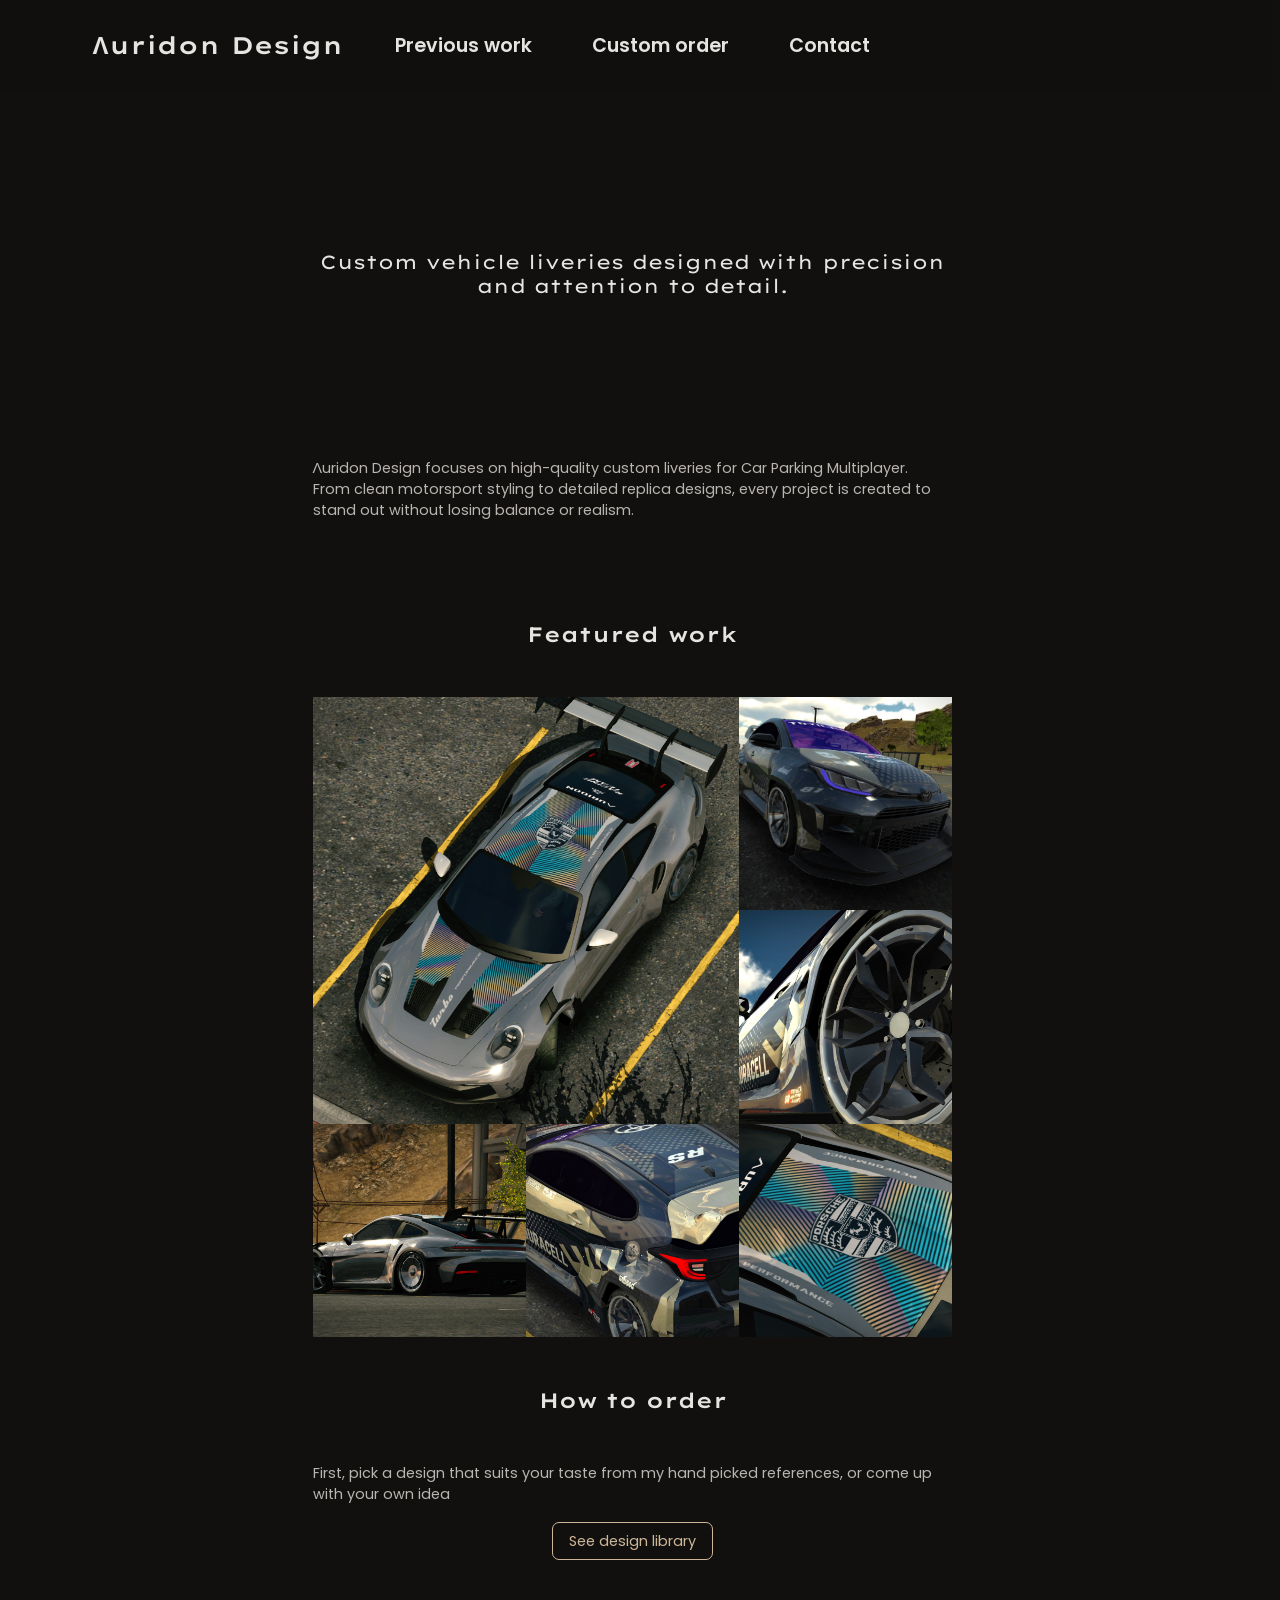
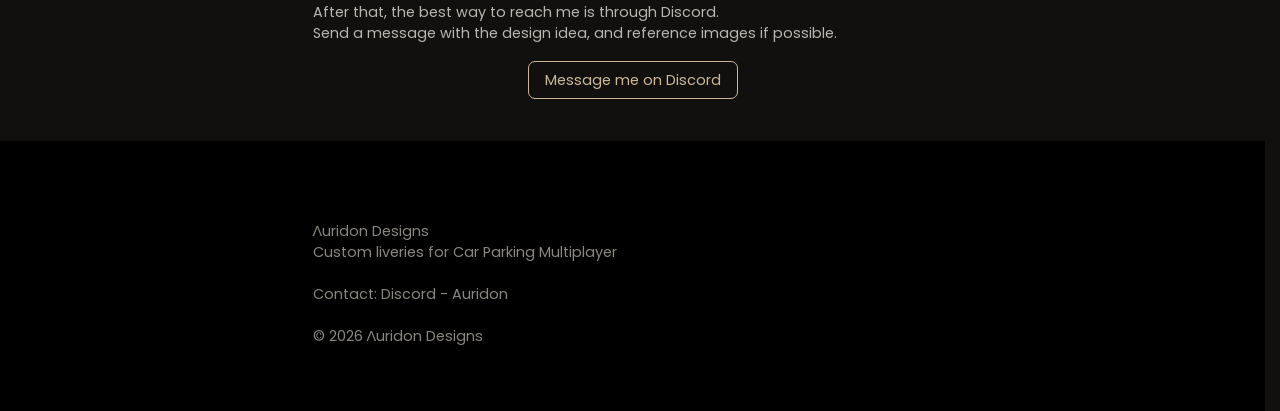
<file: index.html>
<!DOCTYPE html>
<html lang="en">
<head>
    <meta charset="UTF-8">
    <meta name="viewport" content="width=device-width, initial-scale=1.0">
    <title>Auridon Design</title>

    <link rel="stylesheet" href="css/styles.css">

    <link rel="preconnect" href="https://fonts.googleapis.com">
    <link rel="preconnect" href="https://fonts.gstatic.com" crossorigin>
    <link href="https://fonts.googleapis.com/css2?family=Poppins:wght@400;600;800&display=swap" rel="stylesheet">
    <link href="https://fonts.googleapis.com/css2?family=Lexend+Mega:wght@100..900&family=Lexend:wght@100..900&display=swap" rel="stylesheet">
</head>
<body>
    <nav>
        <a class="logo" href="./">Λuridon Design</a>
        <ul>
            <li><a href="previous/">Previous work</a></li>
            <li><a href="custom/">Custom order</a></li>
            <li><a href="#">Contact</a></li>
        </ul>
    </nav>

    <p class="heroSection">Custom vehicle liveries designed with precision<br>and attention to detail.</p>

    <p class="intro">Λuridon Design focuses on high-quality custom liveries for Car Parking Multiplayer.<br>
    From clean motorsport styling to detailed replica designs, every project is created to stand out without losing balance or realism.</p>

    <div class="title">Featured work</div>

    <section class="featuredWork">
        </a>
        <a class="imgSqr0" href="./previous/index.html#gt3rsspectrum">
            <img class="featuredImg" src="assets/images/finished/porsche-911-gt3-rs-spectrum-7.png" loading="lazy">
        </a>
        <a class="imgSqr0" href="./previous/index.html#grduracell">
            <img class="featuredImg" src="assets/images/finished/toyota-gr-pandem-rocket-duracell-2.jpg" loading="lazy">
        <a class="imgSqr0" href="./previous/index.html#grduracell">
            <img class="featuredImg" src="assets/images/finished/toyota-gr-pandem-rocket-duracell-5.jpg" loading="lazy">
        </a>
        <a class="imgSqr0" href="./previous/index.html#gt3rsspectrum">
            <img class="featuredImg" src="assets/images/finished/porsche-911-gt3-rs-spectrum-6.jpg" loading="lazy">
        </a>
        <a class="imgSqr0" href="./previous/index.html#grduracell">
            <img class="featuredImg" src="assets/images/finished/toyota-gr-pandem-rocket-duracell-4.jpg" loading="lazy">
        </a>
        <a class="imgSqr0" href="./previous/index.html#gt3rsspectrum">
            <img class="featuredImg" src="assets/images/finished/porsche-911-gt3-rs-spectrum-1.jpg" loading="lazy">
        </a>
    </section>

    <div class="title">
        How to order
        <p class="textBlock">First, pick a design that suits your taste from my hand picked references, or come up with your own idea</p>
        <a class="button" href="custom/">See design library</a>
        <p class="textBlock">After that, the best way to reach me is through Discord.<br>
        Send a message with the design idea, and reference images if possible.</p>
        <a class="button" href="https://discord.com/users/1476476340973732011" target="_blank">Message me on Discord</a>
    </div>

    <footer>
        <p class="footerTxt">Λuridon Designs<br>
        Custom liveries for Car Parking Multiplayer<br><br>
        Contact: Discord - Auridon<br><br>
        © 2026 Λuridon Designs</p>
    </footer>
    
</body>
</file>
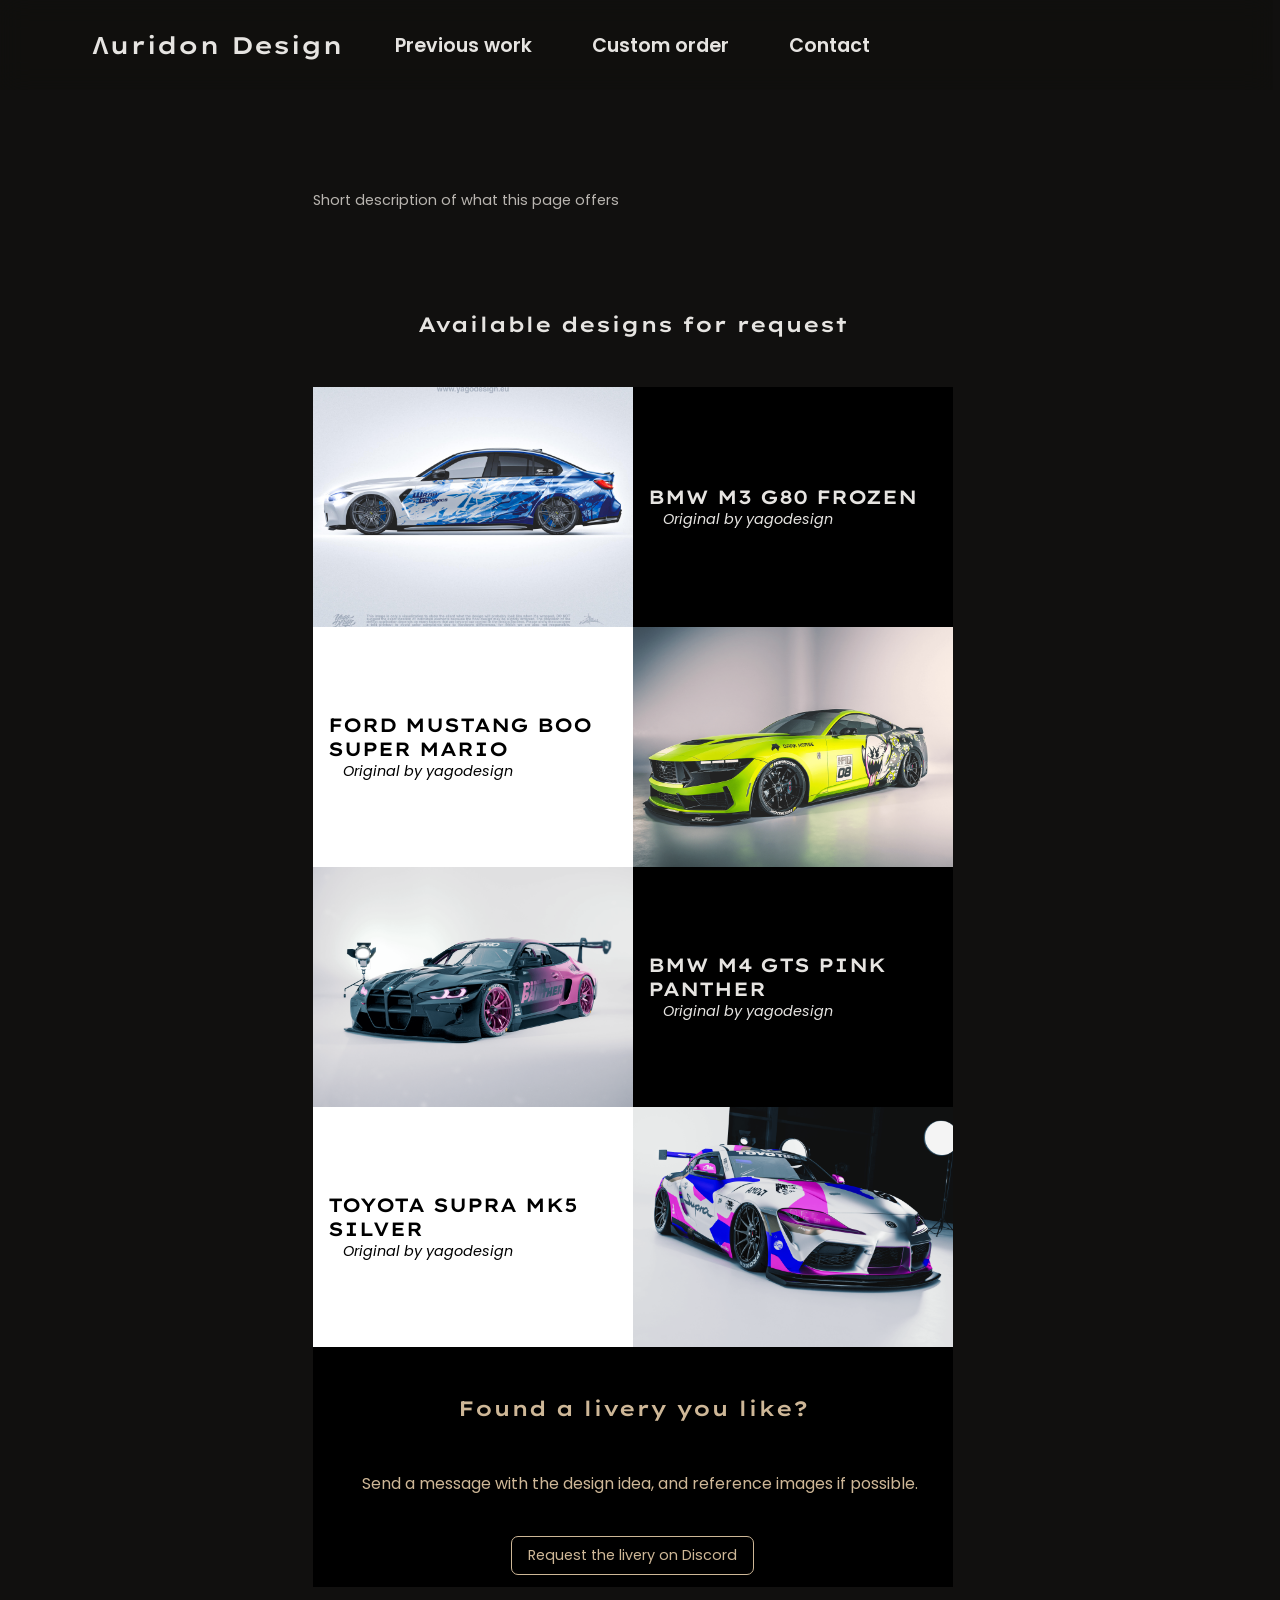
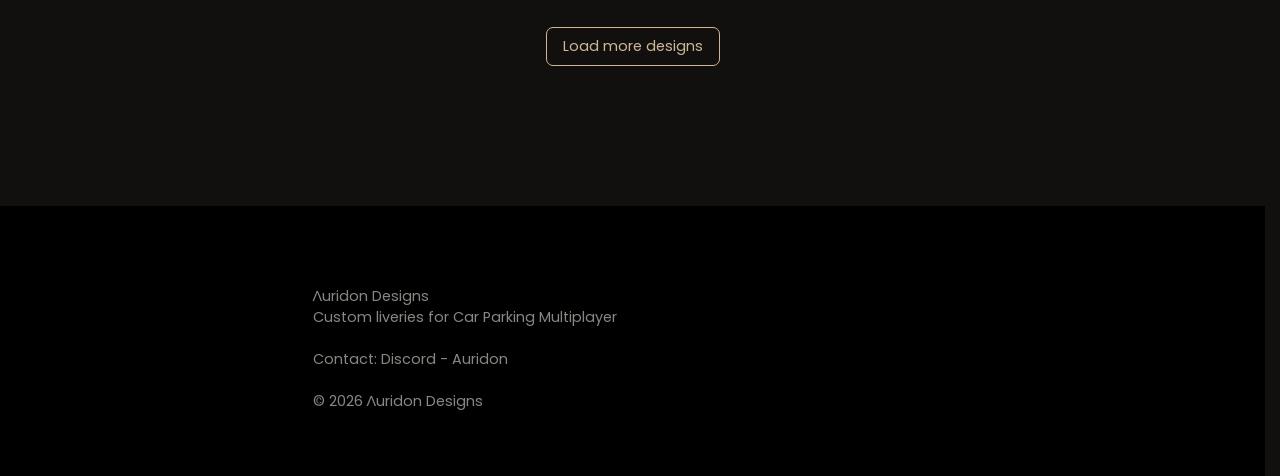
<file: custom/index.html>
<!DOCTYPE html>
<html lang="en">
<head>
    <meta charset="UTF-8">
    <meta name="viewport" content="width=device-width, initial-scale=1.0">
    <title>Auridon Studio</title>

    <link rel="stylesheet" href="../css/styles.css">

    <link rel="preconnect" href="https://fonts.googleapis.com">
    <link rel="preconnect" href="https://fonts.gstatic.com" crossorigin>
    <link href="https://fonts.googleapis.com/css2?family=Poppins:wght@400;600;800&display=swap" rel="stylesheet">
    <link href="https://fonts.googleapis.com/css2?family=Lexend+Mega:wght@100..900&family=Lexend:wght@100..900&display=swap" rel="stylesheet">
</head>
<body>
    <nav>
        <a class="logo" href="../">Λuridon Design</a>
        <ul>
            <li><a href="../previous/">Previous work</a></li>
            <li><a href="../custom/">Custom order</a></li>
            <li><a href="#">Contact</a></li>
        </ul>
    </nav>

    <p class="intro">Short description of what this page offers</p>

    <div class="title">Available designs for request</div>

    <section class="imgGallery">

        <div class="item">
            <div class="itemImg">
                <img src="../assets/images/bmw-m3-g80-frozen.jpg">
            </div>
            <div class="itemTxt">
                <div class="titleSmall">BMW M3 G80 FROZEN
                    <p>Original by yagodesign</p>
                </div>
            </div>
        </div>


        <div class="item">
            <div class="itemImg">
                <img src="../assets/images/ford-mustang-boo-super-mario-bros.png">
            </div>
            <div class="itemTxt">
                <div class="titleSmall">FORD MUSTANG BOO SUPER MARIO
                    <p>Original by yagodesign</p>
                </div>
            </div>
        </div>

        <div class="item">
            <div class="itemImg">
                <img src="../assets/images/bmw-m4-gts-pink-panther.png">
            </div>
            <div class="itemTxt">
                <div class="titleSmall">BMW M4 GTS PINK PANTHER
                    <p>Original by yagodesign</p>
                </div>
            </div>
        </div>

        <div class="item">
            <div class="itemImg">
                <img src="../assets/images/toyota-supra-mk5.png">
            </div>
            <div class="itemTxt">
                <div class="titleSmall">TOYOTA SUPRA MK5 SILVER
                    <p>Original by yagodesign</p>
                </div>
            </div>
        </div>

        <div class="callout">
            <div class="title">Found a livery you like?</div>
            <p>Send a message with the design idea, and reference images if possible.</p>
            <a class="button" href="https://discord.com/users/1476476340973732011" target="_blank">Request the livery on Discord</a>
        </div>

        <!--MORE CONTENT BUTTON-->
        <input type="checkbox" id="loadMoreToggle" hidden>

        <label for="loadMoreToggle" class="button loadMoreBtn">
            Load more designs
        </label>

        <!--EXTRA CONTENT-->
        <div class="moreContent">

            <div class="item">
                <div class="itemImg">
                    <img src="../assets/images/toyota-gr-pandem-itsame.png">
                </div>
                <div class="itemTxt">
                    <div class="titleSmall">TOYOTA GR PANDEM "ITSAME"
                        <p>Original by yagodesign</p>
                    </div>
                </div>
            </div>

            <div class="item">
                <div class="itemImg">
                    <img src="../assets/images/toyota-gr-pandem-rocket-duracell.png">
                    <a class="badge" href="/previous/index.html#grduracell">See finished livery</a>
                </div>
                <div class="itemTxt">
                    <div class="titleSmall">TOYOTA GR PANDEM ROCKET DURACELL
                        <p>Original by yagodesign</p>
                    </div>
                </div>
            </div>

            <div class="item">
                <div class="itemImg">
                    <img src="../assets/images/porsche-911-gt3-rs-992-liquid.jpg">
                </div>
                <div class="itemTxt">
                    <div class="titleSmall">PORSCHE 911 GT3 RS LIQUID
                        <p>Original by yagodesign</p>
                    </div>
                </div>
            </div>

            <div class="item">
                <div class="itemImg">
                    <img src="../assets/images/nissan-gtr-r35-dirt-runner.jpg">
                </div>
                <div class="itemTxt">
                    <div class="titleSmall">NISSAN GTR R35 DIRT RUNNER
                        <p>Original by yagodesign</p>
                    </div>
                </div>
            </div>

            <div class="item">
                <div class="itemImg">
                    <img src="../assets/images/porsche-911-gt3-rs-spectrum.png">
                    <a class="badge" href="../previous/index.html#gt3rsspectrum">See finished  livery</a>
                </div>
                <div class="itemTxt">
                    <div class="titleSmall">PORSCHE 911 GT3 RS SPECTRUM
                        <p>Original by yagodesign</p>
                    </div>
                </div>
            </div>

            <div class="item">
                <div class="itemImg">
                    <img src="../assets/images/toyota-gr-pandem-rocket-bunny-wrc.png">
                </div>
                <div class="itemTxt">
                    <div class="titleSmall">TOYOTA GR PANDEM ROCKET BUNNY WRC
                        <p>Original by yagodesign</p>
                    </div>
                </div>
            </div>

            <div class="item">
                <div class="itemImg">
                    <img src="../assets/images/chevrolet-corvette-c70-liquid.jpg">
                </div>
                <div class="itemTxt">
                    <div class="titleSmall">CHEVROLET CORVETTE C7 LIQUID
                        <p>Original by yagodesign</p>
                    </div>
                </div>
            </div>

            <div class="item">
                <div class="itemImg">
                    <img src="../assets/images/audi-a6-avant.jpg">
                </div>
                <div class="itemTxt">
                    <div class="titleSmall">AUDI A6 AVANT SCRATCH
                        <p>Original by yagodesign</p>
                    </div>
                </div>
            </div>

            <div class="item">
                <div class="itemImg">
                    <img src="../assets/images/porsche-911-gt3-992-petro-labels.jpg">
                </div>
                <div class="itemTxt">
                    <div class="titleSmall">PORSCHE 911 GT3 PETRO LABELS
                        <p>Original by yagodesign</p>
                    </div>
                </div>
            </div>

            <div class="item">
                <div class="itemImg">
                    <img src="../assets/images/nissan-gtr-r35-nyc-liberty-walk.jpg">
                </div>
                <div class="itemTxt">
                    <div class="titleSmall">NISSAN GTR R35 NYC LIBERTY WALK
                        <p>Original by yagodesign</p>
                    </div>
                </div>
            </div>

            <div class="item">
                <div class="itemImg">
                    <img src="../assets/images/mclaren-650s-liquid.jpg">
                </div>
                <div class="itemTxt">
                    <div class="titleSmall">MCLAREN 650S LIQUID
                        <p>Original by yagodesign</p>
                    </div>
                </div>
            </div>

            <div class="item">
                <div class="itemImg">
                    <img src="../assets/images/porsche-911-gt3-rs-991-midnight-purple.jpg">
                </div>
                <div class="itemTxt">
                    <div class="titleSmall">PORSCHE 911 GT3 RS MIDNIGHT PURPLE
                        <p>Original by yagodesign</p>
                    </div>
                </div>
            </div>

            <div class="item">
                <div class="itemImg">
                    <img src="../assets/images/audi-rs6-avant-c5.jpg">
                </div>
                <div class="itemTxt">
                    <div class="titleSmall">AUDI RS6 AVANT QUATTRO
                        <p>Original by yagodesign</p>
                    </div>
                </div>
            </div>

            <div class="item">
                <div class="itemImg">
                    <img src="../assets/images/audi-r8-slammed.jpg">
                </div>
                <div class="itemTxt">
                    <div class="titleSmall">AUDI R8 SLAMMED
                        <p>Original by yagodesign</p>
                    </div>
                </div>
            </div>

            <div class="item">
                <div class="itemImg">
                    <img src="../assets/images/toyota-supra-sqrd.jpg">
                </div>
                <div class="itemTxt">
                    <div class="titleSmall">TOYOTA SUPRA MK5 
                        <p>Original by sqrddsgn</p>
                    </div>
                </div>
            </div>

            <div class="item">
                <div class="itemImg">
                    <img src="../assets/images/lamborghini-urus-mad-mario.jpg">
                </div>
                <div class="itemTxt">
                    <div class="titleSmall">LAMBORGHINI URUS MAD MARIO
                        <p>Original by yagodesign</p>
                    </div>
                </div>
            </div>

            <div class="item">
                <div class="itemImg">
                    <img src="../assets/images/volkswagen-caddy.jpg">
                </div>
                <div class="itemTxt">
                    <div class="titleSmall">VOLKSWAGEN CADDY SILVER LIME
                        <p>Original by yagodesign</p>
                    </div>
                </div>
            </div>

            <div class="item">
                <div class="itemImg">
                    <img src="../assets/images/toyota-supra-mk5-race.jpg">
                </div>
                <div class="itemTxt">
                    <div class="titleSmall">TOYOTA SUPRA MK5 DRAG
                        <p>Original by yagodesign</p>
                    </div>
                </div>
            </div>

            <div class="item">
                <div class="itemImg">
                    <img src="../assets/images/bmw-m2-competition-r2d2.jpg">
                </div>
                <div class="itemTxt">
                    <div class="titleSmall">BMW M2 COMPETITION R2D2
                        <p>Original by yagodesign</p>
                    </div>
                </div>
            </div>

            <div class="item">
                <div class="itemImg">
                    <img src="../assets/images/opel-vivaro-jaroma.jpg">
                </div>
                <div class="itemTxt">
                    <div class="titleSmall">OPEL VIVARO JAROMA
                        <p>Original by yagodesign</p>
                    </div>
                </div>
            </div>

            <div class="callout">
                <div class="title">Still looking for the perfect design?</div>
                <p>Request a livery with your own reference images. Improvements and modifications will be discussed in advance.</p>
                <a class="button" href="https://discord.com/users/1476476340973732011" target="_blank">Request the livery on Discord</a>
            </div>
        </div>

        

    </section>

    <footer>
        <p class="footerTxt">Λuridon Designs<br>
        Custom liveries for Car Parking Multiplayer<br><br>
        Contact: Discord - Auridon<br><br>
        © 2026 Λuridon Designs</p>
    </footer>

</body>
</file>
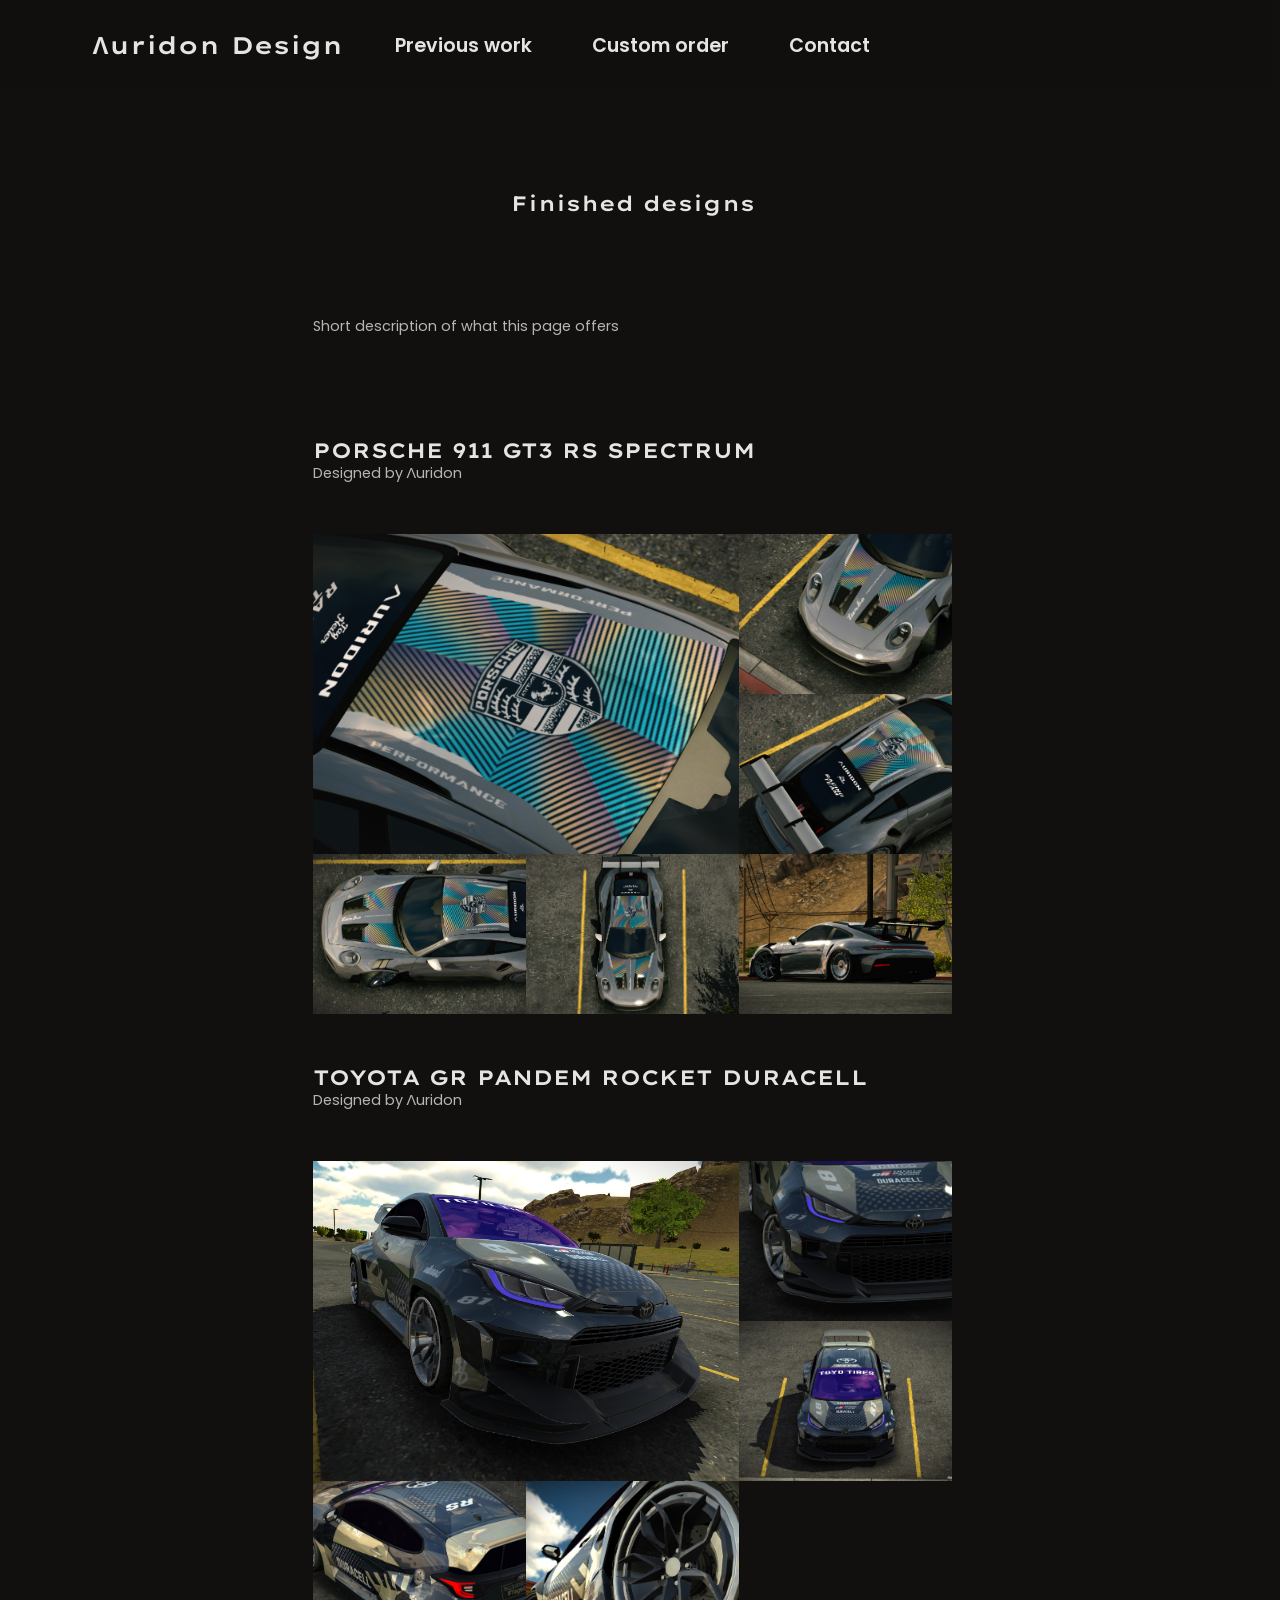
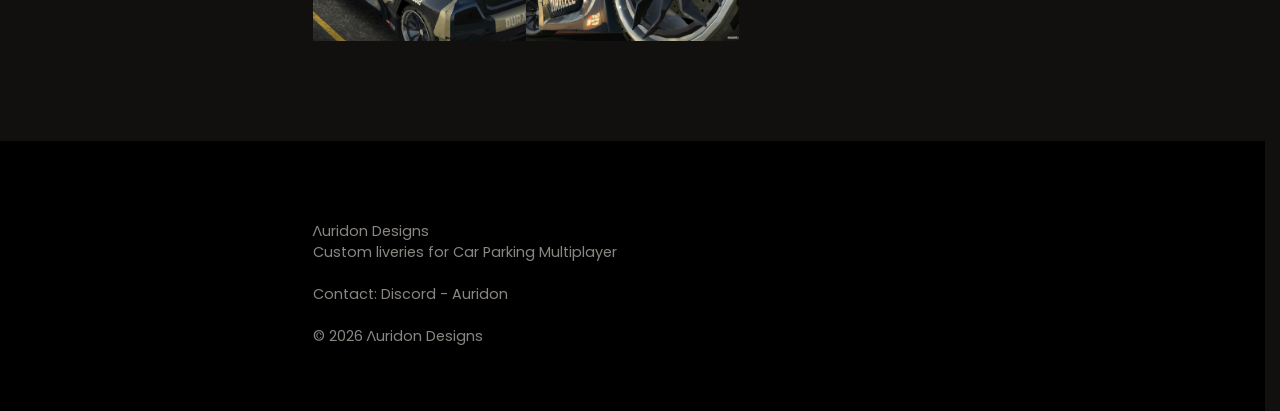
<file: previous/index.html>
<!DOCTYPE html>
<html lang="en">
<head>
    <meta charset="UTF-8">
    <meta name="viewport" content="width=device-width, initial-scale=1.0">
    <title>Auridon Studio</title>

    <link rel="stylesheet" href="../css/styles.css">

    <link rel="preconnect" href="https://fonts.googleapis.com">
    <link rel="preconnect" href="https://fonts.gstatic.com" crossorigin>
    <link href="https://fonts.googleapis.com/css2?family=Poppins:wght@400;600;800&display=swap" rel="stylesheet">
    <link href="https://fonts.googleapis.com/css2?family=Lexend+Mega:wght@100..900&family=Lexend:wght@100..900&display=swap" rel="stylesheet">
</head>
<body>
    <!--NAVIGATION BAR-->
    <nav>
        <a class="logo" href="../">Λuridon Design</a>
        <ul>
            <li><a href="#">Previous work</a></li>
            <li><a href="../custom/">Custom order</a></li>
            <li><a href="#">Contact</a></li>
        </ul>
    </nav>

    <!--PAGE TITLE-->
    <h1 class="title">Finished designs</h1>

    <!--INTRO DESCRIPTION-->
    <p class="intro">Short description of what this page offers</p>

    <!--DESIGN GALLERY-->
    <section class="designGallery">

        <div class="design" id="gt3rsspectrum">
            <div class="title">PORSCHE 911 GT3 RS SPECTRUM
                <p>Designed by Λuridon</p>
            </div>
            <div class="designImages">
                <img src="/assets/images/finished/porsche-911-gt3-rs-spectrum-1.jpg">
                <img src="/assets/images/finished/porsche-911-gt3-rs-spectrum-3.jpg">
                <img src="/assets/images/finished/porsche-911-gt3-rs-spectrum-4.jpg">
                <img src="/assets/images/finished/porsche-911-gt3-rs-spectrum-2.jpg">
                <img src="/assets/images/finished/porsche-911-gt3-rs-spectrum-5.png">
                <img src="/assets/images/finished/porsche-911-gt3-rs-spectrum-6.jpg">
            </div>
        </div>

        <div class="design" id="grduracell">
            <div class="title">TOYOTA GR PANDEM ROCKET DURACELL
                <p>Designed by Λuridon</p>
            </div>
            <div class="designImages">
                <img src="/assets/images/finished/toyota-gr-pandem-rocket-duracell-2.jpg">
                <img src="/assets/images/finished/toyota-gr-pandem-rocket-duracell-1.jpg">
                <img src="/assets/images/finished/toyota-gr-pandem-rocket-duracell-3.jpg">
                <img src="/assets/images/finished/toyota-gr-pandem-rocket-duracell-4.jpg">
                <img src="/assets/images/finished/toyota-gr-pandem-rocket-duracell-5.jpg">
            </div>
        </div>

    </section>

    <!--FOOTER-->
    <footer>
        <p class="footerTxt">Λuridon Designs<br>
        Custom liveries for Car Parking Multiplayer<br><br>
        Contact: Discord - Auridon<br><br>
        © 2026 Λuridon Designs</p>
    </footer>

</body>
</file>
<file: css/styles.css>
:root {
    --bg-tr: rgba(17, 16, 15, 0.45);
    --bg: #11100f;
    --txt-primary: #e6e4e1;
    --txt-secondary: #b9b5b0;
    --txt-muted: #8a8681;
    --txt-dark: #000;
    --accent: #ceb797;
    --overlay-dark: #000000;
    --overlay-light: #ffffff;
    --border: rgba(0, 0, 0, 0.05);


    --nav-height: 90px;
}

* {
    margin: 0;
    padding: 0;
    box-sizing: border-box;
}

html {
    scroll-behavior: smooth;
    scroll-padding-top: var(--nav-height);
    scrollbar-gutter: stable;
}

body {
    padding-top: calc(var(--nav-height) + 50px);
    background-color: var(--bg);
    display: flex;
    flex-direction: column;
    align-items: center;
}

a {
    color: inherit;
    text-decoration: none;
}

/*NAVBAR*/
nav {
    position: fixed;
    display: flex;
    align-items: center;
    z-index: 1000;
    top: 0;
    width: 100%;
    padding: 0 clamp(5vw, 100px, 10vw);
    min-height: var(--nav-height);
    backdrop-filter: blur(16px) saturate(200%);
    background-color: var(--bg-tr);
}

.logo {
    position: absolute;
    top: 50%;
    transform: translateY(-50%);
    font-family: 'lexend mega', sans-serif;
    font-weight: 600;
    font-size: 1.5rem;
    color: var(--txt-primary);
}

ul {
    width: 100%;
    list-style: none;
    display: flex;
    flex-direction: row;
    justify-content: center;
    align-items: center;
    top: 50%;
    gap: clamp(10px, 4vw, 50px);
}

li a {
    padding: 10px 5px;
    font-family: 'poppins', sans-serif;
    font-weight: 600;
    font-size: clamp(1rem, 2vw, 1.2rem);
    color: var(--txt-primary);
}

li a:hover {
    color: var(--accent);
}

.links {
    display: flex;
    flex-direction: row;
    align-items: center;
}

/*TITLE*/
.title {
    font-family: 'lexend mega', sans-serif;
    font-weight: 600;
    font-size: clamp(1.3rem, 1.5vw, 1.5rem);
    text-align: center;
    margin: 50px 0;
    color: var(--txt-primary);
}

/*HERO*/
.heroSection {
    font-family: 'lexend mega', sans-serif;
    font-weight: 400;
    font-size: clamp(1.2rem, 1.5vw, 1.4rem);
    text-align: center;
    margin: 110px 0;
    width: clamp(50vw, 600px, 90vw);
    color: var(--txt-primary);
}

/*INTRO*/
.intro {
    font-family: 'poppins', sans-serif;
    font-weight: 400;
    font-size: clamp(.9rem, 1vw, 1rem);
    text-align: left;
    margin: 50px 0;
    width: clamp(50vw, 600px, 90vw);
    color: var(--txt-secondary);
}

/*FEATURES WORK*/
.featuredWork {
    display: grid;
    grid-template-columns: repeat(3, 1fr);
    width: clamp(50vw, 600px, 90vw);
}

.imgSqr0 {
    width: 100%;
    aspect-ratio: 1/1;
    overflow: hidden;
}

.imgSqr0:first-child {
    grid-column: span 2;
    grid-row: span 2;
}

.featuredImg {
    width: 100%;
    height: 100%;
    object-fit: cover;
    object-position: center;
    transition: transform 0.35s ease;
}

.imgSqr0:hover .featuredImg {
    transform: scale(1.05);
}

.textBlock {
    font-family: 'poppins', sans-serif;
    font-weight: 400;
    font-size: clamp(.9rem, 1vw, 1rem);
    text-align: left;
    width: clamp(50vw, 600px, 90vw);
    color: var(--txt-secondary);
    margin: 50px 0 20px 0;
}

.button {
    font-family: 'poppins', sans-serif;
    font-weight: 400;
    font-size: clamp(.9rem, 1vw, 1rem);
    text-align: left;
    color: var(--accent);
    padding: 8px 16px;
    border-radius: 7px;
    border: 1px solid var(--accent);
    transition: .2s;
}

.button:hover {
    background-color: var(--accent);
    color: var(--bg);
    box-shadow: 0 0 5px 3px var(--accent);
}

/*FOOTER*/
footer {
    display: flex;
    flex-direction: column;
    align-items: center;
    width: 100%;
    min-height: 30vh;
    padding: 30px 0;
    background-color: var(--overlay-dark);
}

.footerTxt {
    font-family: 'poppins', sans-serif;
    font-weight: 400;
    font-size: clamp(.9rem, 1vw, 1rem);
    text-align: left;
    width: clamp(50vw, 600px, 90vw);
    color: var(--txt-muted);
    margin: 50px 0 20px 0;
}


/*IMAGE GALLERY*/
.imgGallery {
    display: flex;
    flex-direction: column;
    align-items: center;
    width: clamp(50vw, 600px, 90vw);
    margin-bottom: 100px;
}

.item {
    display: flex;
    flex-direction: row;
    align-items: flex-start;
    overflow: hidden;
}

.itemImg {
    flex: 1;
    aspect-ratio: 4 / 3;
    overflow: hidden;
    position: relative;
}

.item img {
    width: 100%;
    height: 100%;
    object-fit: cover;
    object-position:center;
    display: block;
    overflow: hidden;
}

.itemTxt {
    flex: 1;
    aspect-ratio: 4 / 3;
    background-color: var(--overlay-dark);
    display: flex;
    flex-direction: column;
    justify-content: center;
    text-align: left;
    gap: 20px;
    color: var(--txt-primary);
}

.titleSmall {
    margin-left: 15px;
    font-family: 'lexend mega', sans-serif;
    font-weight: 600;
    color: inherit;
    font-size: clamp(1rem, 6vw, 1.2rem);
}

.itemTxt p {
    font-weight: 400;
    font-family: 'poppins', sans-serif;
    font-style: italic;
    font-size: .9rem;
}

.itemTxt p, .titleSmall {
    margin-left: 15px;
    color: inherit;
}

.callout {
    aspect-ratio: 8 / 3;
    background-color: var(--overlay-dark);
    padding: 5px;
    width: 100%;
    display: flex;
    flex-direction: column;
    align-items: center;
    justify-content: center;
    overflow: hidden;
}

.callout .title {
    color: var(--accent);
}

.callout p {
    font-family: 'poppins', sans-serif;
    font-weight: 400;
    margin-left: 15px;
    margin-bottom: 25px;
    color: var(--accent);
}

.callout a {
    margin: 15px;
    color: var(--accent);
}

.badge {
    position: absolute;
    bottom: 0;
    left: 0;
    width: 100%;
    min-height: 60px;
    z-index: 10;
    font-family: 'poppins', sans-serif;
    font-size: .8rem;
    padding: 8px 8px;
    display: flex;
    align-items: center;
    justify-content: center;
    backdrop-filter: blur(16px) saturate(200%);
    background: var(--bg-tr);
    color: var(--overlay-light);
    transition: ease .3s;
}

.badge:hover {
    font-size: .85rem;
}

.badge:active {
    font-size: .7rem;
}

.item:nth-child(even) {
    flex-direction: row-reverse;
}

.item:nth-child(even) .itemTxt {
    background-color: var(--overlay-light);
    color: var(--txt-dark);
}

.loadMoreBtn {
    cursor: pointer;
    margin: 40px;
}

.moreContent {
    display: none;
}

#loadMoreToggle:checked ~ .moreContent {
    display: flex;
    flex-direction: column;
}

#loadMoreToggle:checked ~ .loadMoreBtn {
    display: none;
}

/*DESIGN GALLERY*/
.designGallery {
    display: flex;
    flex-direction: column;
    align-items: center;
    width: clamp(50vw, 600px, 90vw);
    margin-bottom: 100px;
}

.design .title {
    text-align: left;
}

.design p {
    font-family: 'poppins', sans-serif;
    font-size: .9rem;
    font-weight: 400;
    color: var(--txt-secondary);
}

.designImages {
    display: grid;
    grid-template-columns: repeat(3, 1fr);
}

.designImages img {
    aspect-ratio: 4 / 3;
    width: 100%;
    height: 100%;
    object-fit: cover;
    object-position:center;
    display: block;
    overflow: hidden;
}

.designImages img:first-child {
    grid-column: span 2;
    grid-row: span 2;
}


@media (max-width: 600px) {
    nav ul {
        width: 100%;
        justify-content: space-between;
    }
    .featuredWork {
        grid-template-columns: 1fr 1fr;
    }
    .imgSqr0:last-child {
        display: none;
    }
    .item {
        flex-direction: column;
    }
    .item:nth-child(even) {
        flex-direction: column-reverse;
    }
    .itemTxt, .itemImg {
        width: 100%;
    }
    .callout {
        aspect-ratio: 4 / 3;
    }
}

@media (max-width: 1200px) {
    nav {
        --nav-height: 100px;
        display: flex;
        flex-direction: column;
        align-items: center;
        justify-content: center;
        gap: 20px;
    }
    .logo {
        position: relative;
        transform: none;
        top: auto;
    }
}
</file>
